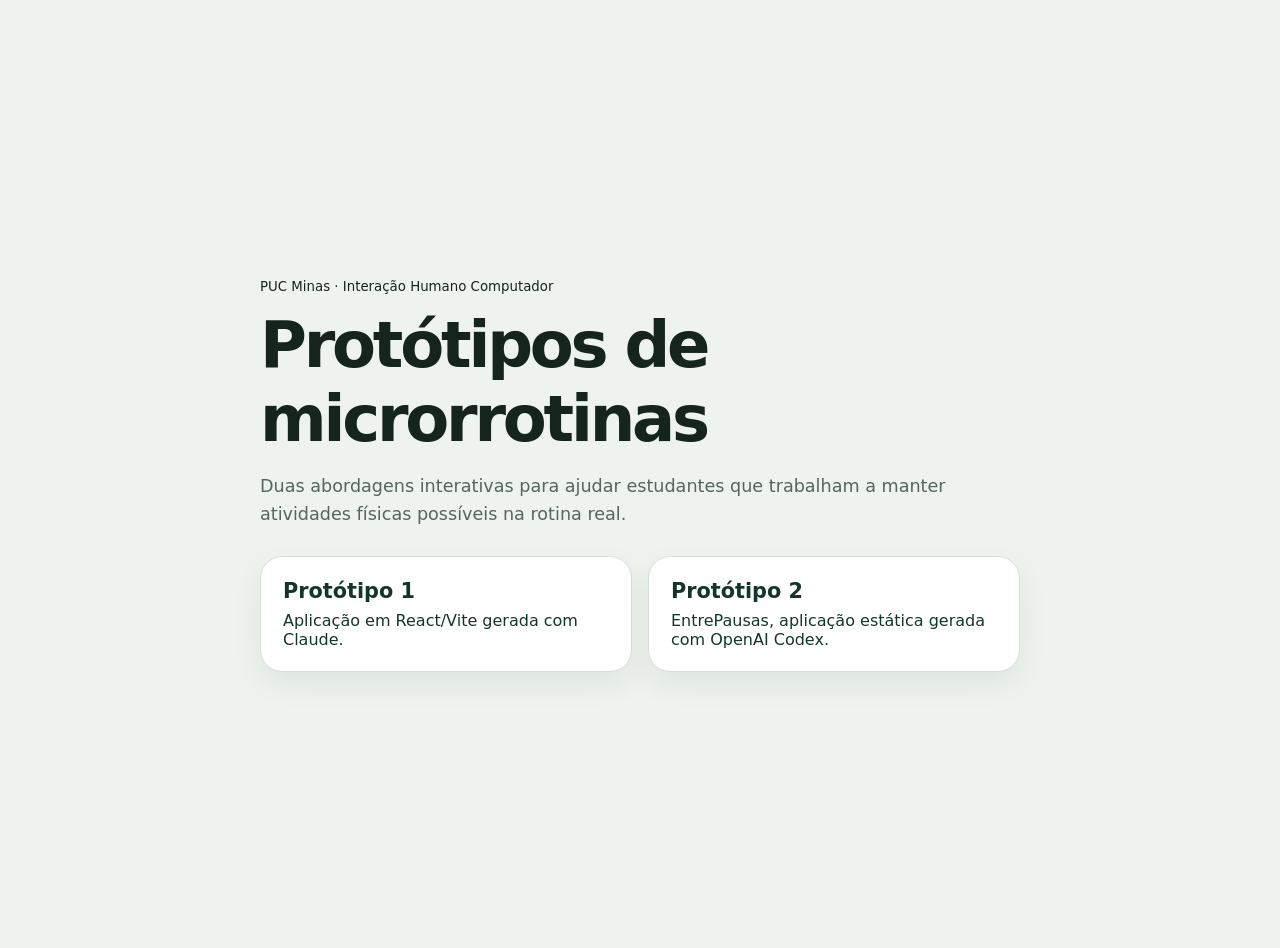
<file: index.html>
<!doctype html><html lang="pt-BR"><head><meta charset="UTF-8"><meta name="viewport" content="width=device-width,initial-scale=1"><title>Protótipos — EntrePausas</title><style>:root{font-family:system-ui,sans-serif;color:#15251e;background:#eef3ed}body{margin:0;min-height:100vh;display:grid;place-items:center;padding:24px}.wrap{width:min(760px,100%)}h1{font-size:clamp(2rem,7vw,4rem);letter-spacing:-.05em;margin:.2em 0}p{font-size:1.1rem;line-height:1.55;color:#56665d}.grid{display:grid;grid-template-columns:repeat(auto-fit,minmax(250px,1fr));gap:16px;margin-top:28px}a{display:block;background:#fff;border:1px solid #d7e0d9;border-radius:22px;padding:22px;color:#12372a;text-decoration:none;box-shadow:0 12px 30px #12372a12}a:hover,a:focus{outline:3px solid #a3c948;transform:translateY(-2px)}strong{display:block;font-size:1.3rem;margin-bottom:8px}</style></head><body><main class="wrap"><small>PUC Minas · Interação Humano Computador</small><h1>Protótipos de microrrotinas</h1><p>Duas abordagens interativas para ajudar estudantes que trabalham a manter atividades físicas possíveis na rotina real.</p><div class="grid"><a href="./prototipo1/"><strong>Protótipo 1</strong>Aplicação em React/Vite gerada com Claude.</a><a href="./prototipo2/"><strong>Protótipo 2</strong>EntrePausas, aplicação estática gerada com OpenAI Codex.</a></div></main></body></html>
</file>
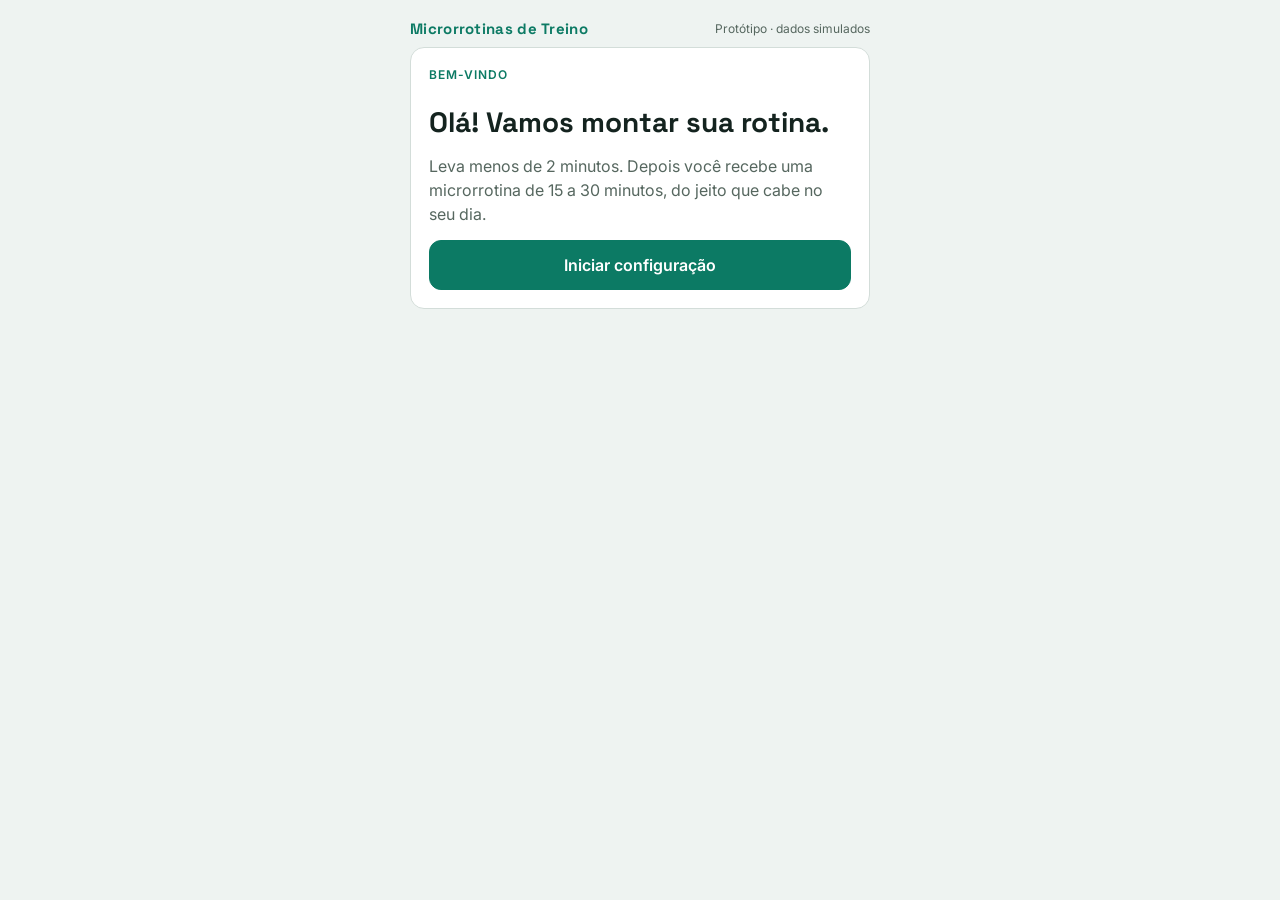
<file: prototipo1/index.html>
<!doctype html>
<html lang="pt-BR">
  <head>
    <meta charset="UTF-8" />
    <meta name="viewport" content="width=device-width, initial-scale=1, viewport-fit=cover" />
    <title>Microrrotinas de Treino</title>
    <link rel="stylesheet" href="https://fonts.googleapis.com/css2?family=Inter:wght@400;500;600&family=Space+Grotesk:wght@500;700&display=swap" />
    <link rel="stylesheet" href="./assets/app.css" />
  </head>
  <body>
    <div id="root"></div>
    <script src="./assets/app.js"></script>
  </body>
</html>
</file>
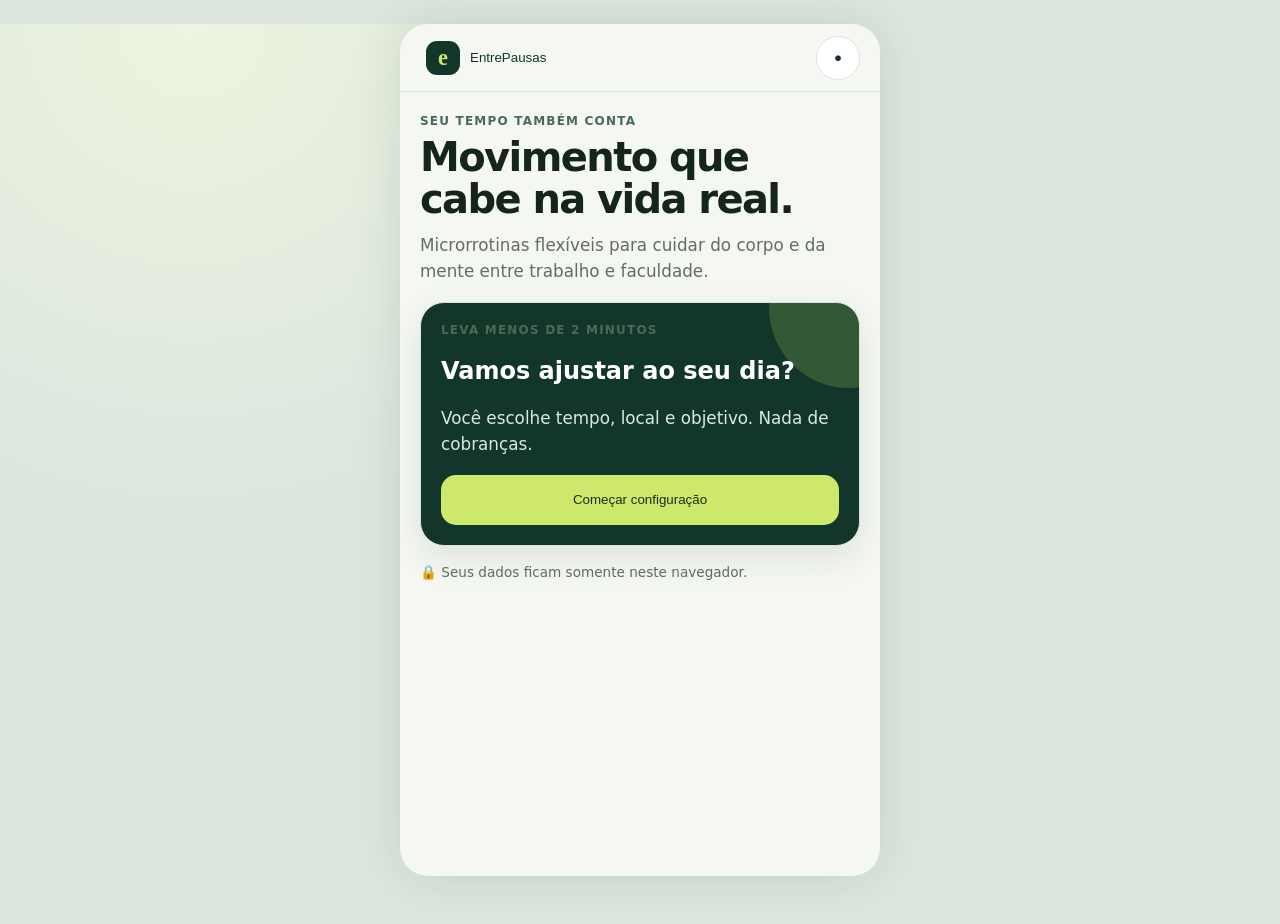
<file: prototipo2/index.html>
<!doctype html>
<html lang="pt-BR">
<head>
  <meta charset="UTF-8">
  <meta name="viewport" content="width=device-width, initial-scale=1.0">
  <meta name="theme-color" content="#12372a">
  <title>EntrePausas — movimento que cabe no seu dia</title>
  <link rel="stylesheet" href="styles.css">
</head>
<body>
  <div class="app-shell">
    <header class="topbar">
      <button class="brand" data-go="home" aria-label="Ir para o início"><span class="brand-mark">e</span><span>EntrePausas</span></button>
      <button class="icon-button" id="privacyBtn" aria-label="Ver privacidade">●</button>
    </header>

    <main id="app" tabindex="-1"></main>

    <nav class="bottom-nav" id="bottomNav" aria-label="Navegação principal" hidden>
      <button data-go="home"><span>⌂</span>Hoje</button>
      <button data-go="overload"><span>◒</span>Sobrecarga</button>
      <button data-go="progress"><span>▥</span>Progresso</button>
    </nav>
  </div>
  <div id="toast" class="toast" role="status" aria-live="polite"></div>
  <script src="app.js"></script>
</body>
</html>
</file>
<file: prototipo1/assets/app.css>
:root{--bg:#EEF3F1;--surface:#FFFFFF;--fg:#14231F;--muted:#56675F;--line:#D3DDD9;--accent:#0C7A64;--accent-fg:#FFFFFF;--accent-soft:#DCF0E8;--warn:#9A5B00;--warn-soft:#FAEBD2;--track:#DDE6E2;--f-display:"Space Grotesk","Segoe UI",system-ui,sans-serif;--f-body:"Inter","Segoe UI",system-ui,sans-serif}@media(prefers-color-scheme:dark){:root:not([data-theme=light]){--bg:#0E1614;--surface:#16211E;--fg:#E7F1EE;--muted:#9BB0A9;--line:#2B3B37;--accent:#42D0A9;--accent-fg:#052119;--accent-soft:#173630;--warn:#F2B552;--warn-soft:#3A2E13;--track:#2A3A36;color-scheme:dark}}:root[data-theme=dark]{--bg:#0E1614;--surface:#16211E;--fg:#E7F1EE;--muted:#9BB0A9;--line:#2B3B37;--accent:#42D0A9;--accent-fg:#052119;--accent-soft:#173630;--warn:#F2B552;--warn-soft:#3A2E13;--track:#2A3A36;color-scheme:dark}*{box-sizing:border-box}html,body{min-height:100%;margin:0}body{background:var(--bg);color:var(--fg);font-family:var(--f-body);font-size:16px;line-height:1.5;padding-left:max(16px,env(safe-area-inset-left,0px));padding-right:max(16px,env(safe-area-inset-right,0px));padding-block:0}#shell{max-width:460px;margin:0 auto;min-height:100dvh;display:flex;flex-direction:column}.top{display:flex;align-items:center;justify-content:space-between;padding:18px 0 6px}.brand{font-family:var(--f-display);font-weight:700;font-size:15px;letter-spacing:.02em;color:var(--accent)}.hint{font-size:12px;color:var(--muted)}main{flex:1;min-width:0;padding-bottom:20px;display:flex;flex-direction:column;gap:14px}h1{font-family:var(--f-display);font-size:28px;line-height:1.15;margin:8px 0 2px;text-wrap:balance;font-weight:700}h2{font-family:var(--f-display);font-size:20px;line-height:1.2;margin:0;font-weight:700;text-wrap:balance}p{margin:0}.muted{color:var(--muted)}.small{font-size:13px}.card{background:var(--surface);border:1px solid var(--line);border-radius:14px;padding:18px;display:flex;flex-direction:column;gap:14px}.eyebrow{font-size:12px;font-weight:600;letter-spacing:.08em;text-transform:uppercase;color:var(--accent)}.warn .eyebrow{color:var(--warn)}button{font:inherit;color:inherit;cursor:pointer}.btn{min-height:50px;border-radius:12px;border:1px solid var(--line);background:var(--surface);padding:10px 16px;font-weight:600;width:100%}.btn.primary{background:var(--accent);color:var(--accent-fg);border-color:var(--accent)}.btn.ghost{background:transparent}.btn.link{border:none;background:none;color:var(--accent);min-height:44px;text-decoration:underline;text-underline-offset:3px}.btn.warnbtn{background:var(--warn-soft);color:var(--warn);border-color:transparent}.row{display:flex;gap:10px}.row>*{flex:1;min-width:0}.wrap{display:flex;flex-wrap:wrap;gap:8px}.chip{min-height:44px;padding:8px 16px;border-radius:999px;border:1px solid var(--line);background:var(--surface);font-weight:500}.chip[aria-pressed=true]{background:var(--accent-soft);border-color:var(--accent);color:var(--accent);font-weight:600}.warn .chip[aria-pressed=true]{background:var(--warn-soft);border-color:var(--warn);color:var(--warn)}label.f{display:flex;flex-direction:column;gap:6px;font-weight:600;font-size:14px}input[type=text]{font:inherit;min-height:48px;border-radius:10px;border:1px solid var(--line);background:var(--bg);color:var(--fg);padding:8px 12px}.err{color:var(--warn);font-size:13px;font-weight:500}.banner{border-radius:12px;padding:12px 14px;display:flex;gap:12px;align-items:center;justify-content:space-between;font-size:14px}.banner.warn{background:var(--warn-soft);color:var(--warn)}.banner.soft{background:var(--accent-soft);color:var(--accent)}.banner button{min-height:40px;border:none;background:none;font-weight:600;text-decoration:underline;color:inherit}.stats{display:grid;grid-template-columns:1fr 1fr;gap:10px}.stat{background:var(--surface);border:1px solid var(--line);border-radius:12px;padding:12px 14px}.stat b{display:block;font-family:var(--f-display);font-size:26px;line-height:1.1;font-variant-numeric:tabular-nums}.ex-list{list-style:none;margin:0;padding:0;display:flex;flex-direction:column;gap:8px}.ex-list li{display:flex;gap:10px;font-size:15px}.ex-list span.n{color:var(--muted);font-variant-numeric:tabular-nums;width:18px}.meta{display:flex;flex-wrap:wrap;gap:8px}.tag{font-size:12px;font-weight:600;padding:4px 10px;border-radius:999px;background:var(--accent-soft);color:var(--accent)}.warn .tag{background:var(--warn-soft);color:var(--warn)}.steps{display:flex;gap:6px}.steps i{flex:1;height:6px;border-radius:3px;background:var(--track)}.steps i.on{background:var(--accent)}.steps i.cur{background:var(--accent);opacity:.55}.timer{display:grid;place-items:center;padding:6px 0}.timer svg{width:210px;height:210px;max-width:100%}.timer .t{position:absolute;font-family:var(--f-display);font-size:46px;font-weight:700;font-variant-numeric:tabular-nums}.timer .wr{position:relative;display:grid;place-items:center}.ring-bg{stroke:var(--track)}.ring-fg{stroke:var(--accent)}nav{position:sticky;bottom:0;background:var(--bg);border-top:1px solid var(--line);display:flex;padding:6px 0}nav button{flex:1;min-height:52px;border:none;background:none;font-size:13px;font-weight:500;color:var(--muted);display:flex;flex-direction:column;align-items:center;gap:2px}nav button[aria-current=page]{color:var(--accent);font-weight:700}nav svg{width:22px;height:22px}.week{display:flex;gap:6px;justify-content:space-between}.day{flex:1;text-align:center;font-size:11px;color:var(--muted)}.day i{display:block;margin:4px auto 0;width:100%;max-width:36px;aspect-ratio:1;border-radius:50%;background:var(--track)}.day i.on{background:var(--accent)}.bar{height:10px;border-radius:5px;background:var(--track);overflow:hidden}.bar i{display:block;height:100%;background:var(--accent);border-radius:5px}.hist{list-style:none;margin:0;padding:0}.hist li{display:flex;justify-content:space-between;gap:12px;padding:10px 0;border-top:1px solid var(--line);font-size:14px}.hist li:first-child{border-top:none}.stepper{display:flex;align-items:center;gap:14px}.stepper button{width:48px;height:48px;border-radius:50%;border:1px solid var(--line);background:var(--surface);font-size:22px;font-weight:600}.stepper b{font-family:var(--f-display);font-size:26px;min-width:2ch;text-align:center}.toast{position:fixed;left:50%;transform:translate(-50%);bottom:calc(80px + env(safe-area-inset-bottom,0px));background:var(--fg);color:var(--bg);padding:12px 16px;border-radius:12px;font-size:14px;display:flex;gap:14px;align-items:center;z-index:20;max-width:min(92vw,420px)}.toast button{background:none;border:none;color:var(--accent-soft);font-weight:700;text-decoration:underline;min-height:32px}:focus-visible{outline:3px solid var(--accent);outline-offset:2px}.big-ok{font-family:var(--f-display);font-size:56px;line-height:1;color:var(--accent)}@media(prefers-reduced-motion:no-preference){.card,.banner{animation:in .25s ease-out}@keyframes in{0%{opacity:.4;transform:translateY(4px)}to{opacity:1;transform:none}}}.field-label{font-weight:600;margin-bottom:8px}.adjust{display:flex;flex-direction:column;gap:12px;border-top:1px solid var(--line);padding-top:14px}.tight{margin:0}.centered{text-align:center;align-items:center}.strong{font-weight:600}
</file>
<file: prototipo2/styles.css>
:root{--ink:#15251e;--muted:#5d6f66;--paper:#f5f7f2;--card:#fff;--green:#12372a;--lime:#cde86b;--mint:#dff0e6;--orange:#ffbd73;--line:#dce4dd;--danger:#9a3f32;--shadow:0 12px 35px rgba(18,55,42,.1);font-family:Inter,ui-sans-serif,system-ui,-apple-system,"Segoe UI",sans-serif;color:var(--ink);background:#dce6df;font-size:16px}
*{box-sizing:border-box}body{margin:0;min-height:100vh;background:radial-gradient(circle at 15% 0,#edf4df,transparent 35%),#dce6df}.app-shell{width:min(100%,480px);min-height:100vh;margin:auto;background:var(--paper);position:relative;box-shadow:0 0 50px rgba(18,55,42,.12);padding-bottom:88px}.topbar{height:68px;padding:12px 20px;display:flex;align-items:center;justify-content:space-between;background:rgba(245,247,242,.94);position:sticky;top:0;z-index:5;border-bottom:1px solid var(--line);backdrop-filter:blur(10px)}.brand{border:0;background:none;display:flex;align-items:center;gap:10px;font:800 1.05rem inherit;color:var(--green);padding:6px}.brand-mark{width:34px;height:34px;display:grid;place-items:center;border-radius:11px;background:var(--green);color:var(--lime);font:900 1.4rem Georgia}.icon-button{width:44px;height:44px;border:1px solid var(--line);border-radius:50%;background:#fff;color:var(--green)}main{padding:22px 20px 28px}.eyebrow{text-transform:uppercase;letter-spacing:.1em;font-size:.75rem;font-weight:800;color:#496b56;margin:0 0 8px}.hero h1,h1{font-size:clamp(1.8rem,7vw,2.5rem);line-height:1.05;margin:0 0 12px;letter-spacing:-.04em}.lead{font-size:1.05rem;line-height:1.55;color:var(--muted);margin:0}.hero-card,.card{background:var(--card);border:1px solid var(--line);border-radius:24px;padding:20px;box-shadow:var(--shadow);margin:18px 0}.hero-card{background:var(--green);color:#fff;overflow:hidden;position:relative}.hero-card:after{content:"";position:absolute;width:160px;height:160px;border-radius:50%;background:var(--lime);right:-70px;top:-75px;opacity:.18}.hero-card .lead{color:#dce9e1}.suggestion-title{font-size:1.65rem;line-height:1.12;margin:8px 0}.meta-row{display:flex;gap:8px;flex-wrap:wrap;margin:16px 0}.pill{padding:7px 10px;border-radius:999px;background:var(--mint);color:var(--green);font-size:.85rem;font-weight:750}.hero-card .pill{background:rgba(255,255,255,.12);color:#fff}.actions{display:grid;gap:10px;margin-top:18px}.actions.two{grid-template-columns:1fr 1fr}.btn{min-height:50px;border:0;border-radius:15px;padding:12px 16px;font:750 1rem inherit;cursor:pointer;transition:transform .12s,filter .12s}.btn:active{transform:scale(.98)}.btn-primary{background:var(--lime);color:#173018}.btn-dark{background:var(--green);color:#fff}.btn-secondary{background:var(--mint);color:var(--green)}.btn-ghost{background:#fff;border:1px solid var(--line);color:var(--green)}.btn-danger{background:#f9e3df;color:var(--danger)}label,.label{display:block;font-weight:750;margin:17px 0 8px}.help{font-size:.85rem;color:var(--muted);margin:5px 0}input,select{width:100%;min-height:50px;border:1.5px solid #bdcbc1;border-radius:14px;background:#fff;padding:11px 13px;font:inherit;color:var(--ink)}input:focus,select:focus,button:focus-visible{outline:3px solid #92b64b;outline-offset:2px}.choice-grid{display:grid;grid-template-columns:repeat(2,1fr);gap:9px}.choice-grid.three{grid-template-columns:repeat(3,1fr)}.choice{min-height:48px;border:1.5px solid #bdcbc1;border-radius:14px;background:#fff;padding:9px;font:700 .92rem inherit;color:var(--ink)}.choice.selected{border-color:var(--green);background:var(--mint);box-shadow:inset 0 0 0 1px var(--green)}.stepper{display:flex;gap:7px;margin:8px 0 20px}.stepper span{height:6px;flex:1;background:#d8e0da;border-radius:10px}.stepper span.on{background:var(--green)}.notice{background:#fff3de;border-left:4px solid var(--orange);padding:14px;border-radius:12px;color:#5b421f;margin:14px 0}.section-head{display:flex;align-items:end;justify-content:space-between;gap:12px;margin:25px 0 10px}.section-head h2{font-size:1.2rem;margin:0}.section-head button{border:0;background:none;color:var(--green);font-weight:750}.stat-grid{display:grid;grid-template-columns:repeat(3,1fr);gap:9px}.stat{background:#fff;border:1px solid var(--line);border-radius:18px;padding:14px 10px;text-align:center}.stat strong{display:block;font-size:1.45rem;color:var(--green)}.workout-progress{height:9px;background:#dce5df;border-radius:20px;overflow:hidden;margin:15px 0}.workout-progress span{display:block;height:100%;background:var(--lime);transition:width .25s}.exercise-visual{height:180px;border-radius:22px;background:linear-gradient(145deg,#dff0e6,#eaf2c5);display:grid;place-items:center;margin:18px 0;font-size:4.8rem}.timer{text-align:center;font-size:3.5rem;font-variant-numeric:tabular-nums;font-weight:850;letter-spacing:-.06em;margin:8px}.history{list-style:none;margin:0;padding:0}.history li{display:flex;align-items:center;justify-content:space-between;padding:14px 0;border-bottom:1px solid var(--line)}.history li:last-child{border:0}.history strong{display:block}.history small{color:var(--muted)}.badge{padding:6px 9px;border-radius:10px;background:var(--mint);color:var(--green);font-size:.78rem;font-weight:800}.bottom-nav{position:fixed;bottom:0;width:min(100%,480px);height:76px;background:rgba(255,255,255,.96);border-top:1px solid var(--line);display:grid;grid-template-columns:repeat(3,1fr);z-index:8;backdrop-filter:blur(12px)}.bottom-nav[hidden]{display:none}.bottom-nav button{border:0;background:none;color:var(--muted);font:700 .72rem inherit;padding:8px}.bottom-nav button span{display:block;font-size:1.25rem;margin-bottom:4px}.bottom-nav button.active{color:var(--green)}.toast{position:fixed;left:50%;bottom:92px;transform:translate(-50%,20px);width:min(calc(100% - 38px),440px);background:#15251e;color:#fff;border-radius:14px;padding:13px 16px;opacity:0;pointer-events:none;transition:.25s;z-index:20}.toast.show{opacity:1;transform:translate(-50%,0)}dialog{border:0;border-radius:22px;padding:0;width:min(calc(100% - 32px),420px);box-shadow:0 25px 80px #14261e55}dialog::backdrop{background:#10201999}.dialog-body{padding:22px}.dialog-body h2{margin-top:0}@media(min-width:700px){.app-shell{margin:24px auto;min-height:calc(100vh - 48px);border-radius:28px;overflow:hidden}.bottom-nav{bottom:24px;border-radius:0 0 28px 28px}}
@media(prefers-reduced-motion:reduce){*{scroll-behavior:auto!important;transition:none!important}}
</file>
